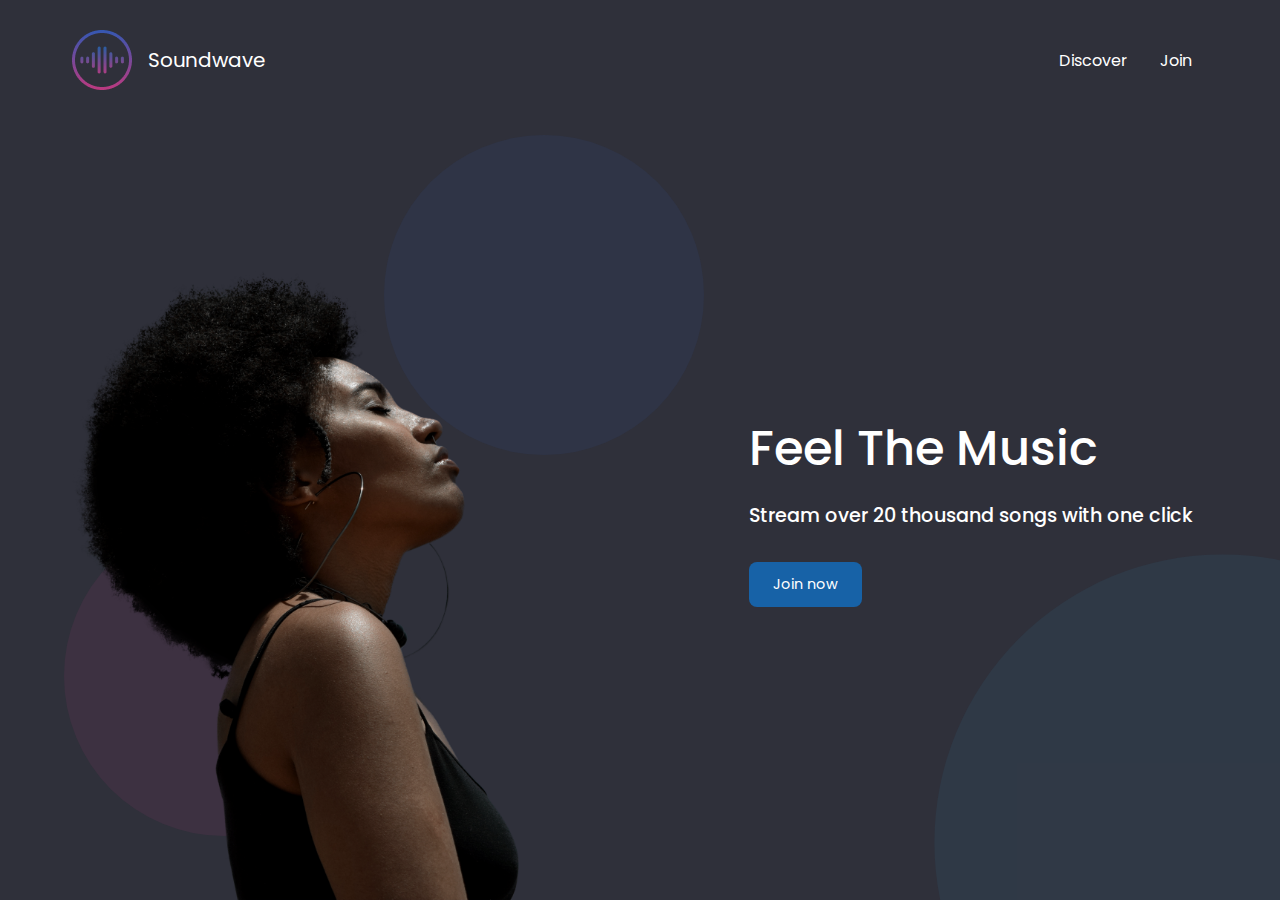
<file: index.html>
<!DOCTYPE html>
<html lang="en">
<head>
  <meta charset="UTF-8">
  <meta name="viewport" content="width=device-width, initial-scale=1.0">
  <link rel="stylesheet" href="styles.css">
  <link rel="stylesheet" href="index.css">
  <title>Soundwave</title>
</head>
<body class="container full-height-grow">
  <header class="header">
    <a href="/" class="brand-logo">
      <img src="images/logo.png">
      <div class="brand-logo-name">Soundwave</div>
    </a>
    <nav class="header-nav">
      <ul>
        <li><a href="discover.html">Discover</a></li>
        <li><a href="join.html">Join</a></li>
      </ul>
    </nav>
  </header>
  <section class="home-main-section">
    <div class="img-wrapper">
      <div class="lady-image"></div>
    </div>
    <div class="call-to-action">
      <h1 class="title">Feel The Music</h1>
      <span class="subtitle">Stream over 20 thousand songs with one click</span>
      <a href="join.html" class="btn">Join now</a>
    </div>
  </section>
  <div class="home-page-circle-1"></div>
  <div class="home-page-circle-2"></div>
  <div class="home-page-circle-3"></div>
</body>
</html>
</file>
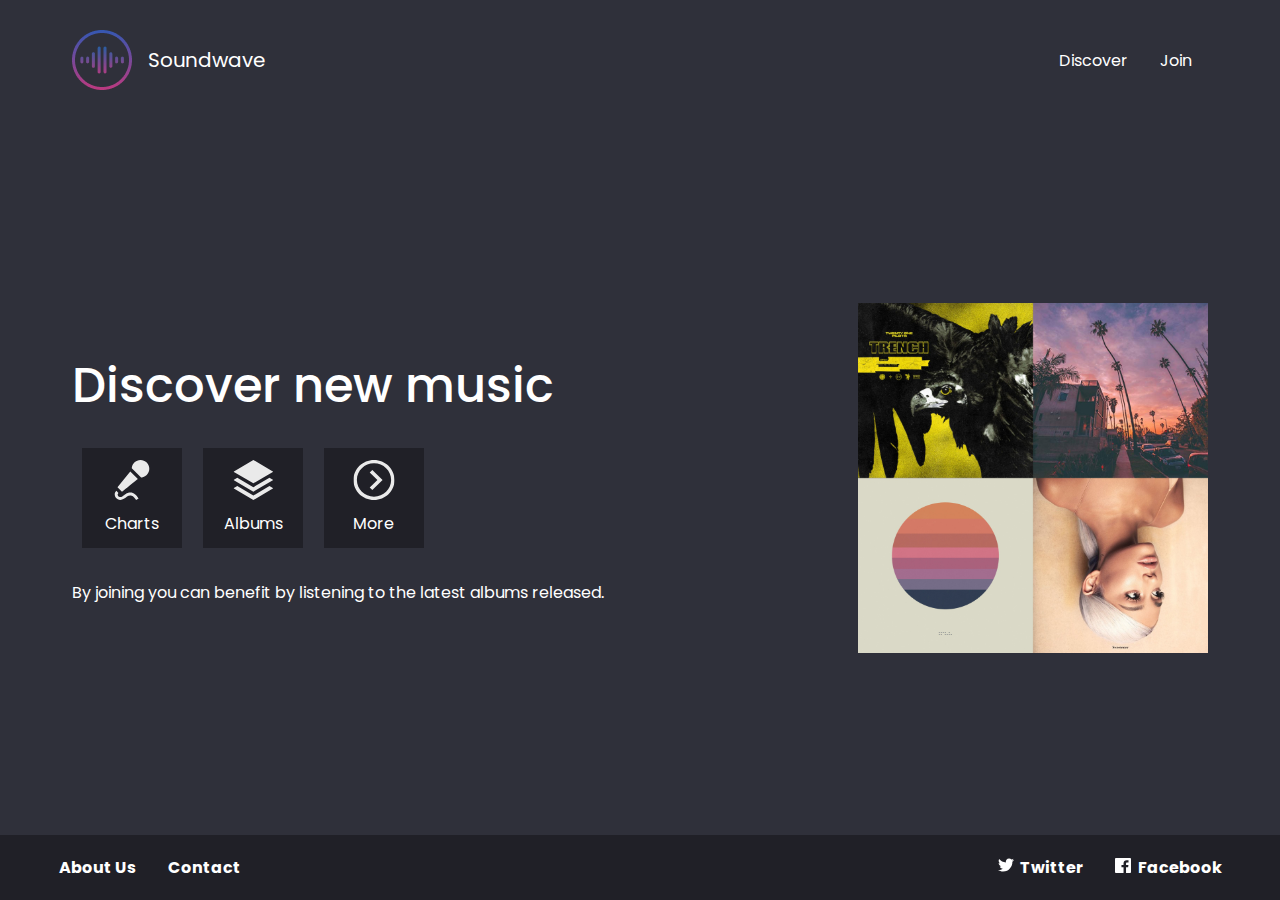
<file: discover.html>
<!DOCTYPE html>
<html lang="en">
<head>
  <meta charset="UTF-8">
  <meta name="viewport" content="width=device-width, initial-scale=1.0">
  <link rel="stylesheet" href="styles.css">
  <link rel="stylesheet" href="discover.css">
  <title>Soundwave - Discover</title>
</head>
<body class="full-height-grow">
  <div class="container full-height-grow">
    <header class="header">
      <a href="/" class="brand-logo">
        <img src="images/logo.png">
        <div class="brand-logo-name">Soundwave</div>
      </a>
      <nav class="header-nav">
        <ul>
          <li><a href="discover.html">Discover</a></li>
          <li><a href="join.html">Join</a></li>
        </ul>
      </nav>
    </header>
    <section class="discover-main-section">
      <div class="call-to-action">
        <h1 class="title">Discover new music</h1>
        <div class="icon-section">
          <div class="icon">
            <img src="images/microphone.svg" alt="">
            Charts
          </div>
          <div class="icon">
            <img src="images/albums.svg" alt="">
            Albums
          </div>
          <div class="icon">
            <img src="images/more.svg" alt="">
            More
          </div>
        </div>
        By joining you can benefit by listening
        to the latest albums released.
      </div>
      <img class="covers-image" src="images/covers.jpg" alt="">
    </section>
  </div>

  <footer class="main-footer">
    <div class="container">
      <nav class="footer-nav">
        <ul>
          <li><a href="#">About Us</a></li>
          <li><a href="#">Contact</a></li>
        </ul>
      </nav>
      <nav class="footer-nav">
        <ul>
          <li>
            <a href="#" class="social-link">
              <img src="images/twitter.svg">Twitter
            </a>
          </li>
          <li>
            <a href="#" class="social-link">
              <img src="images/facebook.svg">Facebook
            </a>
          </li>
        </ul>
      </nav>
    </div>
  </footer>
</body>
</html>
</file>
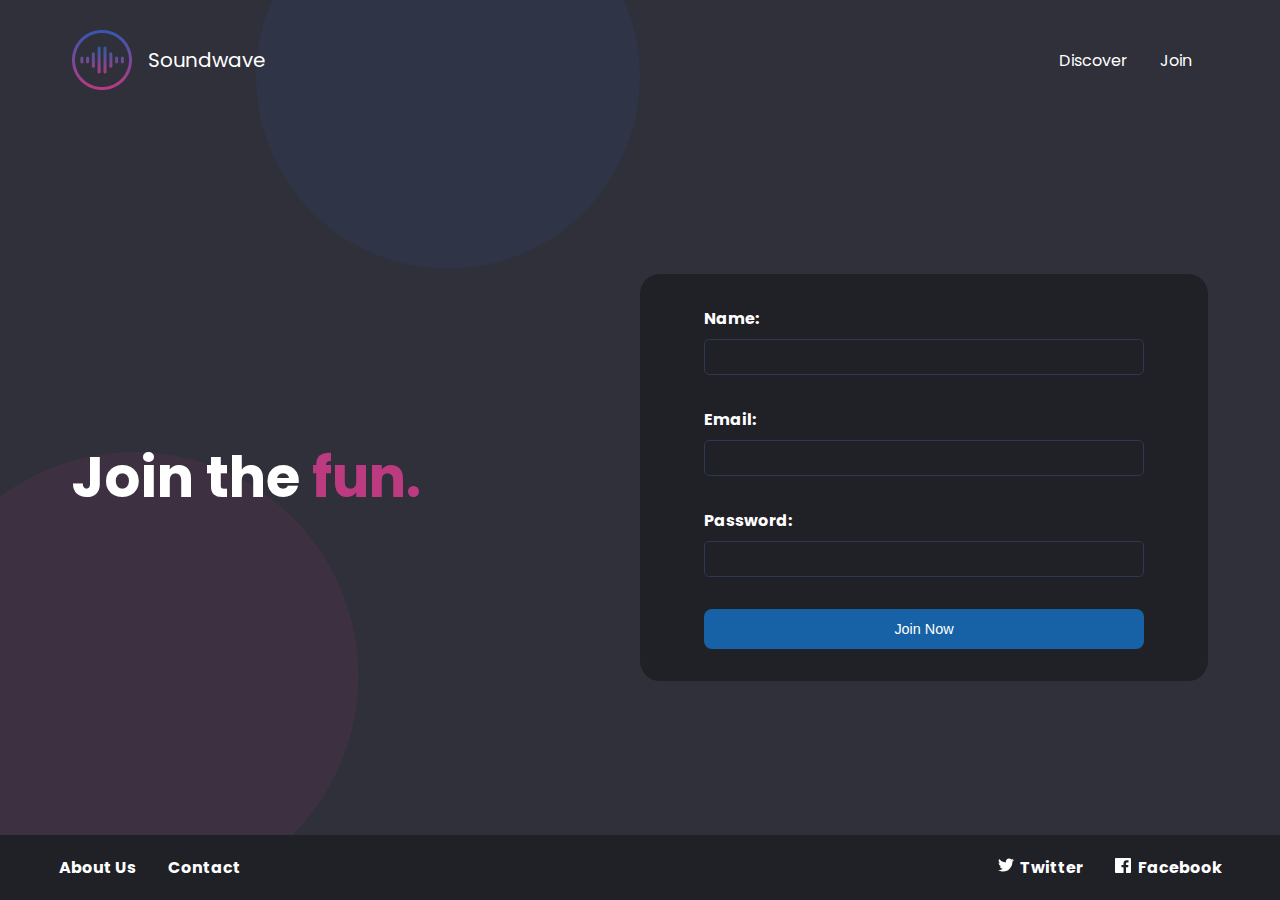
<file: join.html>
<!DOCTYPE html>
<html lang="en">
<head>
  <meta charset="UTF-8">
  <meta name="viewport" content="width=device-width, initial-scale=1.0">
  <link rel="stylesheet" href="styles.css">
  <link rel="stylesheet" href="join.css">
  <title>Soundwave - Join</title>
</head>
<body class="full-height-grow">
  <div class="container full-height-grow">
    <header class="header">
      <a href="/" class="brand-logo">
        <img src="images/logo.png">
        <div class="brand-logo-name">Soundwave</div>
      </a>
      <nav class="header-nav">
        <ul>
          <li><a href="discover.html">Discover</a></li>
          <li><a href="join.html">Join</a></li>
        </ul>
      </nav>
    </header>
    <section class="join-main-section">
      <h1 class="join-text">
        Join the<span class="accent-text"> fun.</span>
      </h1>
      <form class="join-form">
        <div class="input-group">
          <label>Name:</label>
          <input type="text">
        </div>
        <div class="input-group">
          <label>Email:</label>
          <input type="email">
        </div>
        <div class="input-group">
          <label>Password:</label>
          <input type="password">
        </div>
        <div class="input-group">
          <button type="submit" class="btn">Join Now</button>
        </div>
      </form>
    </section>
  </div>

  <div class="join-page-circle-1"></div>
  <div class="join-page-circle-2"></div>

  <footer class="main-footer">
    <div class="container">
      <nav class="footer-nav">
        <ul>
          <li><a href="#">About Us</a></li>
          <li><a href="#">Contact</a></li>
        </ul>
      </nav>
      <nav class="footer-nav">
        <ul>
          <li>
            <a href="#" class="social-link">
              <img src="images/twitter.svg">Twitter
            </a>
          </li>
          <li>
            <a href="#" class="social-link">
              <img src="images/facebook.svg">Facebook
            </a>
          </li>
        </ul>
      </nav>
    </div>
  </footer>
</body>
</html>
</file>
<file: styles.css>
@import url('https://fonts.googleapis.com/css?family=Poppins:400,500,700');

*, *::before, *::after {
    box-sizing: border-box;
}

body {
    background-color: #2F303A;
    color: white;
    font-family: Poppins, sans-serif;
    font: size 1.2rem;
    margin: 0;
    min-height: 100vh;
    padding: 0;
}

.full-height-grow {
    display: flex;
    flex-direction: column;
}

.brand-logo {
    display: flex;
    align-items: center;
    font-size: 1.25rem;
    color: inherit;
    text-decoration: none;
}

.brand-logo-name {
    margin-left: 1rem;
}

.header, .main-footer .container {/*TODO:*/
    align-items: center;
    display: flex;
    justify-content: space-between;
}

.header {
    height: 120px;
}

.header-nav ul, .footer-nav ul{
    color: inherit;
    display: flex;
    list-style: none;
    margin: 0;
    padding: 0;
}

.header-nav a, .footer-nav a {
    color: inherit;
    text-decoration: none;
    padding: 1rem;
}

.header-nav a:hover {
    color: #adadad;
}

.social-link img {
    width: 1em;
    margin-right: .4rem;
}


.main-footer {
    height: 65px;
    background-color: #202027;
    display: flex;
    font-weight: bold;
}

.main-footer .container {
    display: flex;
    justify-content: space-between;
}

.container {
    margin: 0 auto;
    max-width: 1275px;
    padding:0 40px;
    flex-grow: 1;
    /*meu*/
    width: 95vw;
}

.title {
    font-weight: 500;
    font-size: 3em;
    margin-bottom: 1rem;
    margin-top: 0;
}

.subtitle {
    font-weight: 500;
    font-size: 1.2em;
    margin-bottom: 2rem;
    /*meus*/
    display: flex;
    flex-wrap: wrap;
}

.btn {
    color: white;
    text-decoration: none;
    background-color: #1762A7;
    border-radius: .5rem;
    padding: .75rem 1.5rem;
    font-size: 0.9rem;
    outline: none;
    border: none;
    cursor: pointer;
}

.btn:hover {
    background-color: #2180d8;
}

.btn:focus {
    background-color: #2796ff;
}
</file>
<file: index.css>
.home-main-section {
    align-items: stretch;
    display: flex;
    flex-grow: 1;
    justify-content: space-between;
}

.home-main-section .img-wrapper {
    align-items: stretch;
    display: flex;
    flex-direction: column;
    flex-grow: 1;
    justify-content: flex-end;
}

.home-main-section .lady-image {
    background-image: url(images/landing-page-girl.png);
    background-position: bottom left;
    background-repeat: no-repeat;
    background-size: contain;
    flex-grow: 1;
    max-height: 70vh;
    min-width: 30vw;
}

.home-main-section .call-to-action {
    display: flex;
    flex-direction: column;
    align-items: flex-start;
    margin: 1rem;
    align-self: center;
}

@media (max-width: 900px) {
    .home-main-section {
        justify-content: center;
    }

    .home-main-section .img-wrapper {
        display:  none;
    }
}

.home-page-circle-1 {
    background-color: rgb(188, 58, 128, .1);
    border-radius:50%;
    bottom: 5vw;
    height: 25vw;
    left: 5vw;
    position: absolute;
    width: 25vw;
    z-index: -1;
}

.home-page-circle-2 {
    background-color: rgb(52, 87, 178, .1);
    border-radius:50%;
    height: 25vw;
    left: 30vw;
    position: absolute;
    top: 15vh;
    width: 25vw;
    z-index: -1;
}

.home-page-circle-3 {
    bottom: 0;
    height: 45vw;
    overflow: hidden;
    position: absolute;
    right: 0;
    width: 45vw;
    z-index: -1;
}

.home-page-circle-3::before { /*after works too*/
    background-color: rgba(52, 138, 178, 0.1);
    border-radius:50%;
    content: '';
    height: 100%;
    position: absolute;
    transform: translate(40%, 40%);
    width: 100%;
}
</file>
<file: discover.css>
.discover-main-section {
    display: flex;
    align-items: center;
    justify-content: space-between;
    flex-grow: 1;
}

.discover-main-section .covers-image {
    width: 30vw;
    margin-left: 2rem;
    height: auto;
    max-width: 350px;
}

.icon-section {
    display: flex;
}

.icon {
    display: flex;
    flex-direction: column;
    justify-content: space-between;
    align-items: center;
    margin: 0.65rem;
    padding: 0.75rem;
    width: 100px;
    height: 100px;
    background-color: #202027;
    margin-bottom: 2rem;
}

.icon img {
    height: 40px;
}

@media (max-width: 800px) {
    .discover-main-section {
        flex-direction: column;
        justify-content: center;
    }

    .discover-main-section .covers-image {
        margin-top: 2rem;
        height: 30vh;
        width: auto;
    }
}
</file>
<file: join.css>
.join-main-section {
    display: flex;
    align-items: center;
    justify-content: space-between;
    flex-grow: 1;
}

.join-text {
    font-size: 3.5em;
    font-weight: bold; /*not really necessary*/
    margin: 0; /*not really necessary*/
}

.accent-text {
    color: #BC3A80;
}

.join-form {
    background-color: #202027;
    width: 50vw;
    max-width: 50%;
    padding:  2rem 4rem;
    border-radius: 20px;
}

.input-group {
    margin-bottom: 2rem;
    display: flex;
    flex-direction: column;
}

.input-group:last-child {
    margin-bottom: 0;
}

.input-group label {
    font-weight: bold;
    margin-bottom: 0.5rem;
}

.input-group input {
    outline: none;
    background: none;
    border: 1px solid #2E3852;
    font-size: 1em;
    padding: .5em;
    color: inherit;
    border-radius: 5px;
}

.input-group input:focus {
    border-color: #596da0;
}

@media (max-width: 900px) {
    .join-main-section {
        flex-direction: column;
        justify-content: center;
    }

    .join-form {
        width: 80vw;
        max-width: inherit;
        margin: 2rem 0;
    }
}

.join-page-circle-1 {
    bottom: 0;
    height: 35vw;
    overflow: hidden;
    position: absolute;
    left: 0;
    width: 35vw;
    z-index: -1;
}

.join-page-circle-1::before { /*after works too*/
    background-color: rgba(188, 58, 128, 0.1);
    border-radius:50%;
    content: '';
    height: 100%;
    position: absolute;
    transform: translateX(-20%);
    width: 100%;
}

.join-page-circle-2 {
    top: 0;
    height: 30vw;
    overflow: hidden;
    position: absolute;
    left: 20vw;
    width: 30vw;
    z-index: -1;
}

.join-page-circle-2::before { /*after works too*/
    background-color: rgba(52, 87, 178, 0.1);
    border-radius:50%;
    content: '';
    height: 100%;
    position: absolute;
    transform: translateY(-30%);
    width: 100%;
}
</file>
